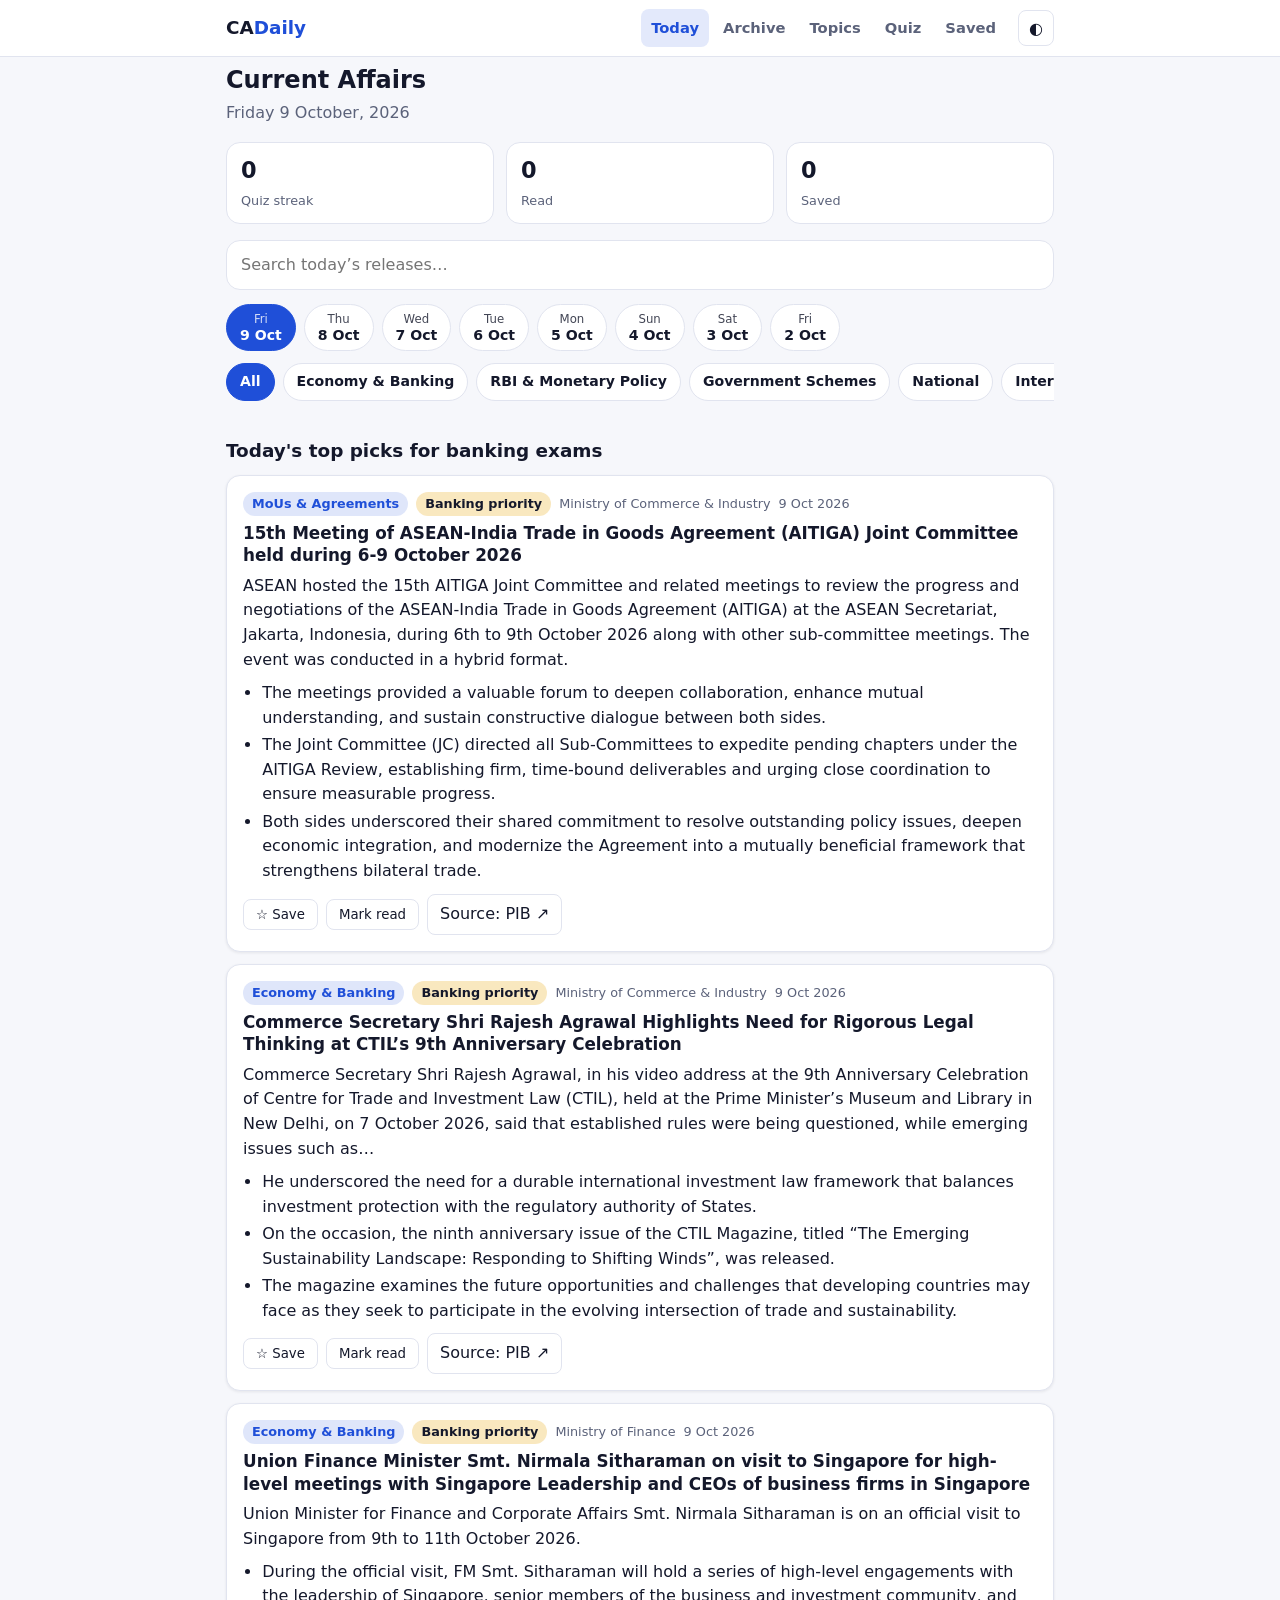
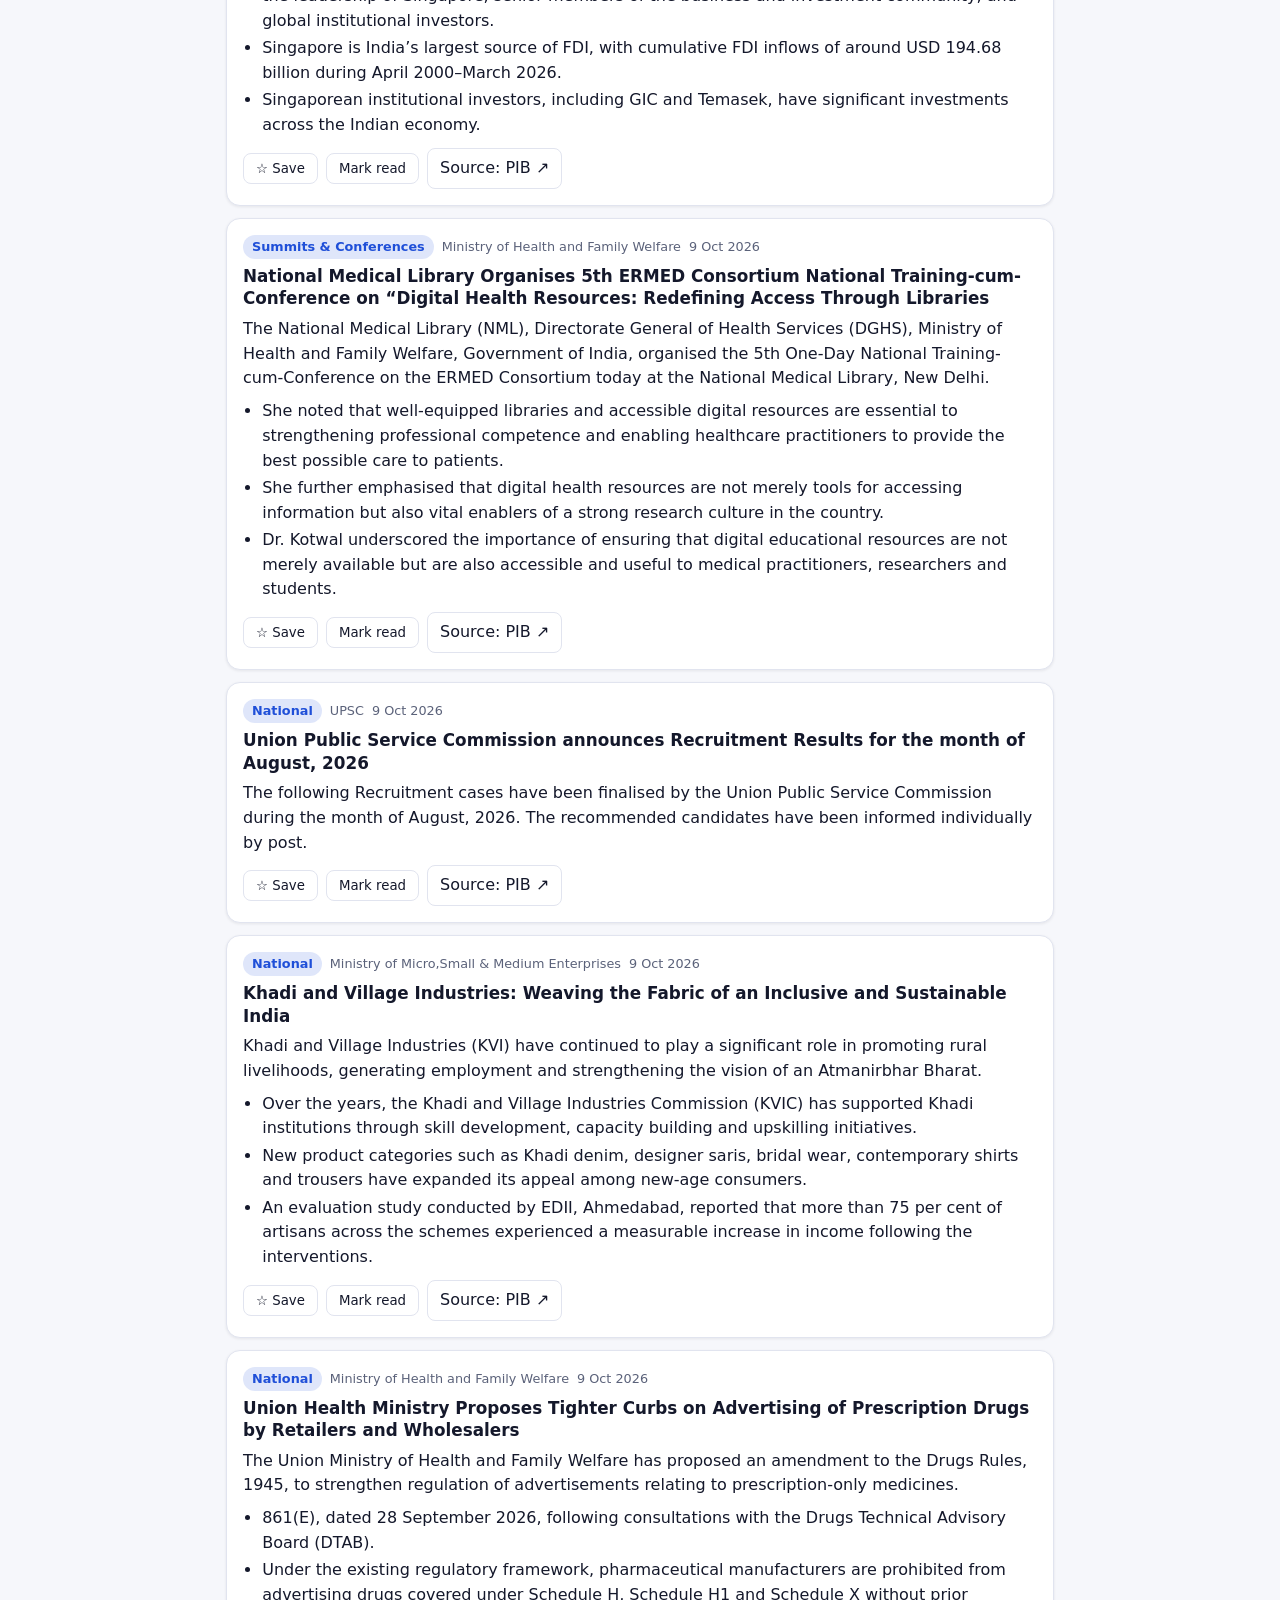
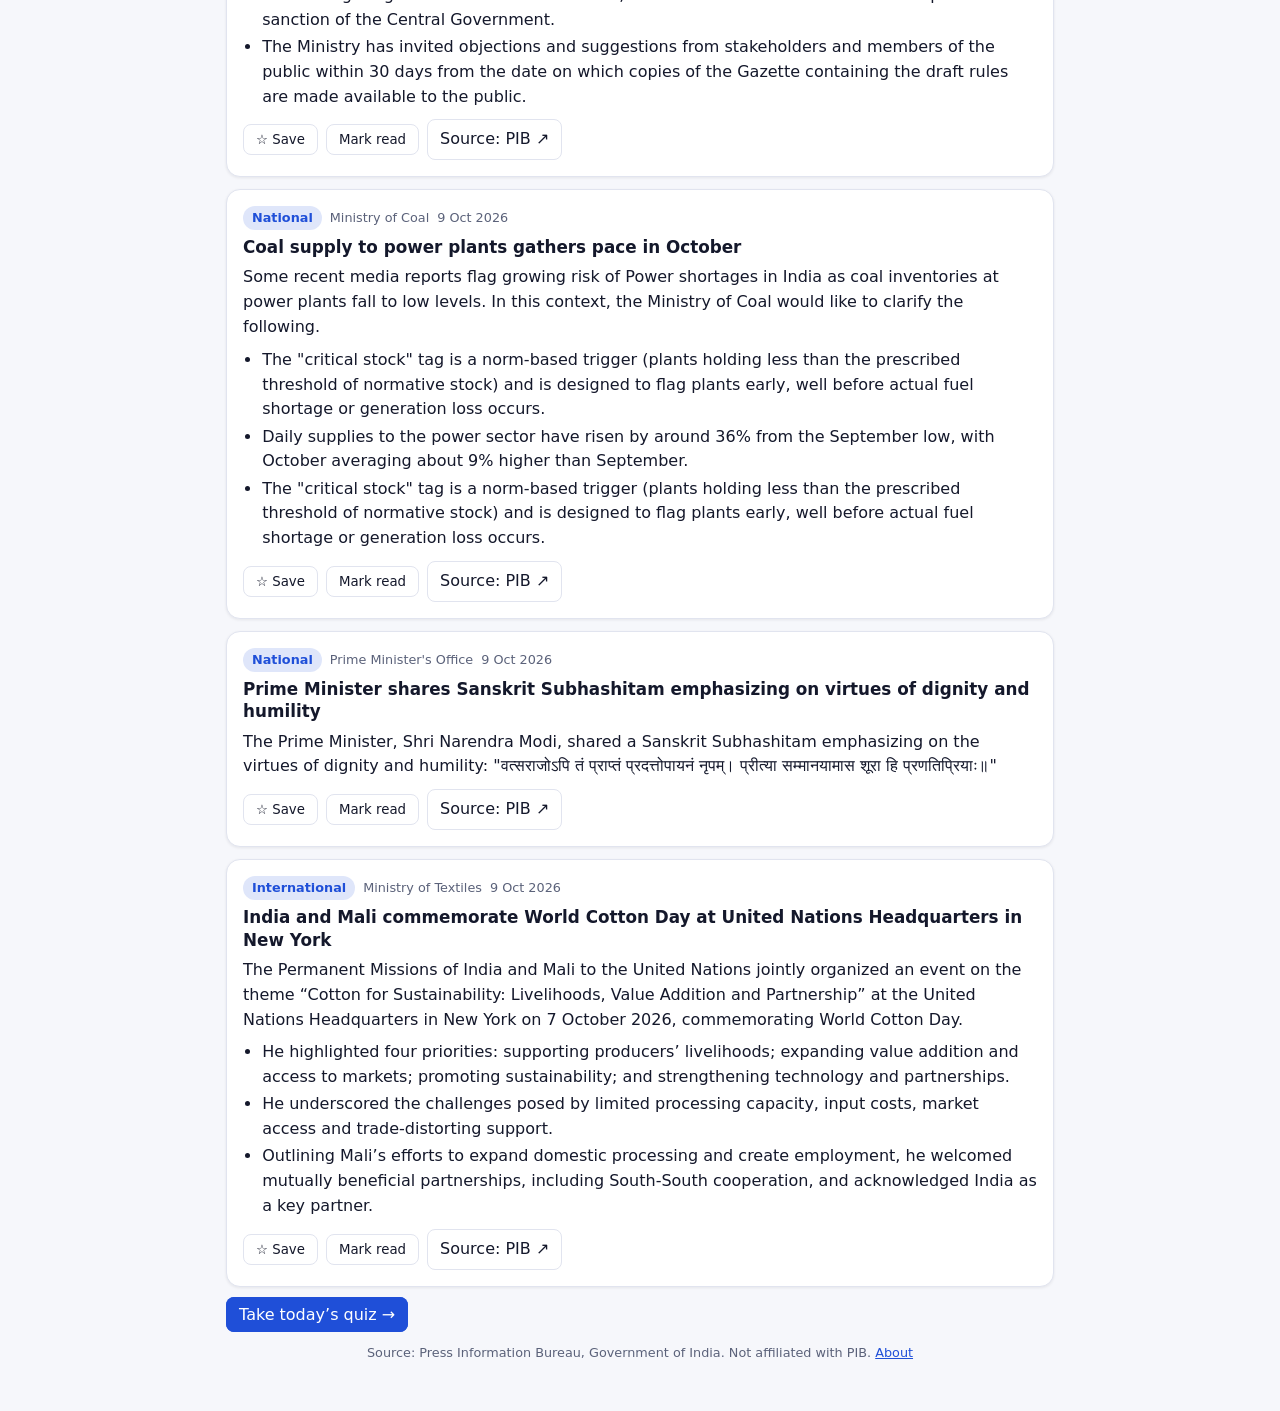
<file: index.html>
<!doctype html>
<html lang="en"><head><meta charset="utf-8"><meta name="viewport" content="width=device-width,initial-scale=1">
<title>CA Daily</title><meta name="description" content="Daily current affairs from PIB, organised for banking exams: IBPS, SBI, RBI Grade B and SSC.">
<link rel="icon" href="assets/favicon.svg">
<link rel="stylesheet" href="assets/css/style.css"></head>
<body data-page="home">
<header class="top"><div class="wrap"><a class="logo" href="index.html">CA<span>Daily</span></a><nav aria-label="Main"><a href="index.html" aria-current="page">Today</a><a href="daily.html">Archive</a><a href="category.html">Topics</a><a href="quiz.html">Quiz</a><a href="bookmarks.html">Saved</a></nav><button class="icon-btn" id="theme" aria-label="Toggle dark mode">◐</button></div></header>
<main class="wrap">
 <h1>Current Affairs</h1><p class="sub" id="today-label"></p>
 <div class="stats"><div class="stat"><b id="streak">0</b><span>Quiz streak</span></div><div class="stat"><b id="readn">0</b><span>Read</span></div><div class="stat"><b id="saved">0</b><span>Saved</span></div></div>
 <input class="search" id="q" type="search" placeholder="Search today’s releases…" aria-label="Search">
 <div class="strip" id="strip" aria-label="Pick a date"></div>
 <div class="chips" id="chips" aria-label="Topics"></div>
 <h2 id="list-title"></h2><div id="list"></div>
 <p><a class="btn primary" href="quiz.html">Take today’s quiz →</a></p>
</main>
<nav class="bottom" aria-label="Quick"><a href="index.html" aria-current="page"><b aria-hidden="true">📰</b>Today</a><a href="category.html"><b aria-hidden="true">🏷️</b>Topics</a><a href="quiz.html"><b aria-hidden="true">🧠</b>Quiz</a><a href="bookmarks.html"><b aria-hidden="true">⭐</b>Saved</a></nav>
<footer>Source: Press Information Bureau, Government of India. Not affiliated with PIB. <a href="about.html">About</a></footer>
<script src="assets/js/app.js"></script>
</body></html>
</file>
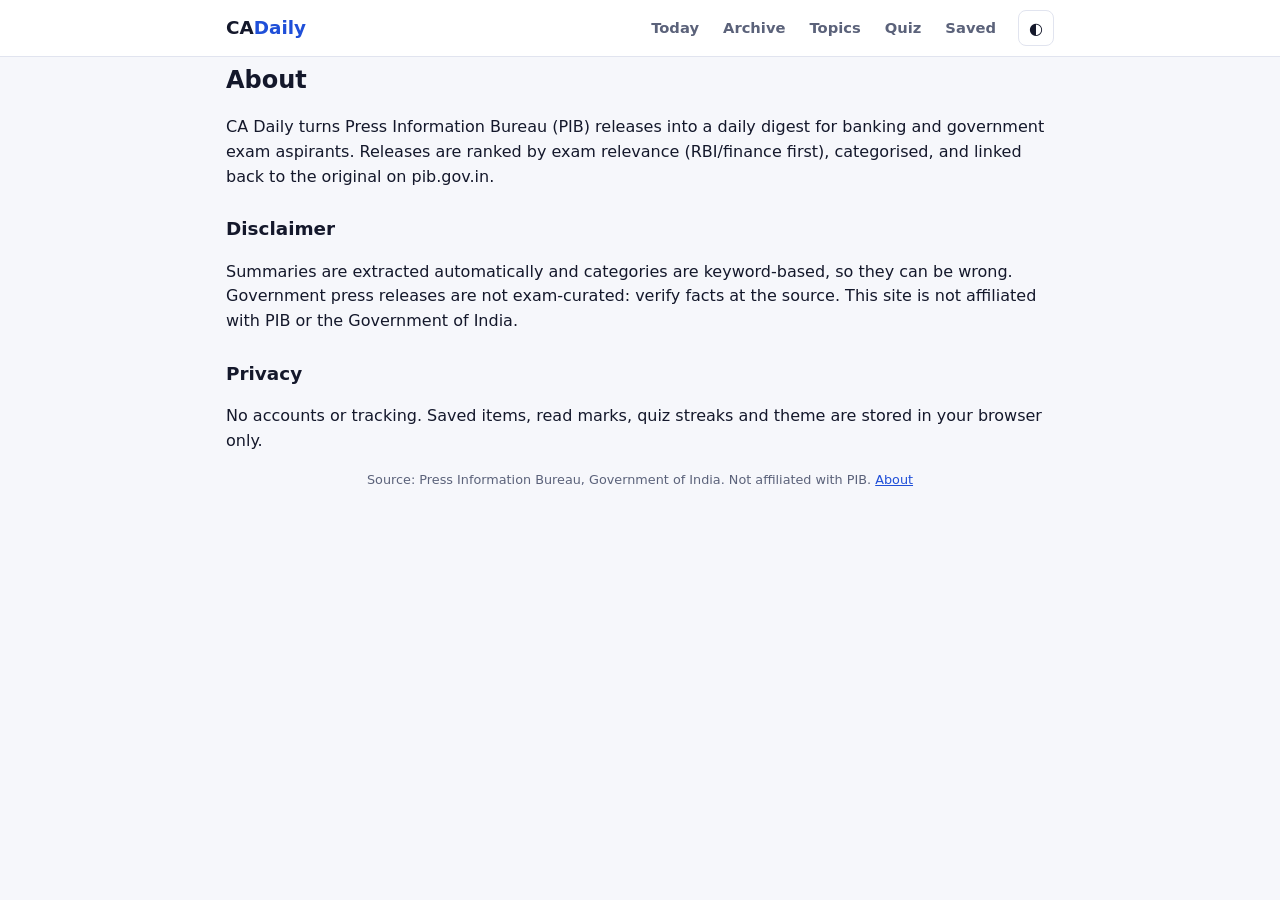
<file: about.html>
<!doctype html>
<html lang="en"><head><meta charset="utf-8"><meta name="viewport" content="width=device-width,initial-scale=1">
<title>About · CA Daily</title><meta name="description" content="Daily current affairs from PIB, organised for banking exams: IBPS, SBI, RBI Grade B and SSC.">
<link rel="icon" href="assets/favicon.svg">
<link rel="stylesheet" href="assets/css/style.css"></head>
<body data-page="about">
<header class="top"><div class="wrap"><a class="logo" href="index.html">CA<span>Daily</span></a><nav aria-label="Main"><a href="index.html">Today</a><a href="daily.html">Archive</a><a href="category.html">Topics</a><a href="quiz.html">Quiz</a><a href="bookmarks.html">Saved</a></nav><button class="icon-btn" id="theme" aria-label="Toggle dark mode">◐</button></div></header>
<main class="wrap">
 <h1>About</h1><p>CA Daily turns Press Information Bureau (PIB) releases into a daily digest for banking and government exam aspirants. Releases are ranked by exam relevance (RBI/finance first), categorised, and linked back to the original on pib.gov.in.</p>
 <h2>Disclaimer</h2><p>Summaries are extracted automatically and categories are keyword-based, so they can be wrong. Government press releases are not exam-curated: verify facts at the source. This site is not affiliated with PIB or the Government of India.</p>
 <h2>Privacy</h2><p>No accounts or tracking. Saved items, read marks, quiz streaks and theme are stored in your browser only.</p>
</main>
<nav class="bottom" aria-label="Quick"><a href="index.html"><b aria-hidden="true">📰</b>Today</a><a href="category.html"><b aria-hidden="true">🏷️</b>Topics</a><a href="quiz.html"><b aria-hidden="true">🧠</b>Quiz</a><a href="bookmarks.html"><b aria-hidden="true">⭐</b>Saved</a></nav>
<footer>Source: Press Information Bureau, Government of India. Not affiliated with PIB. <a href="about.html">About</a></footer>
<script src="assets/js/app.js"></script>
</body></html>
</file>
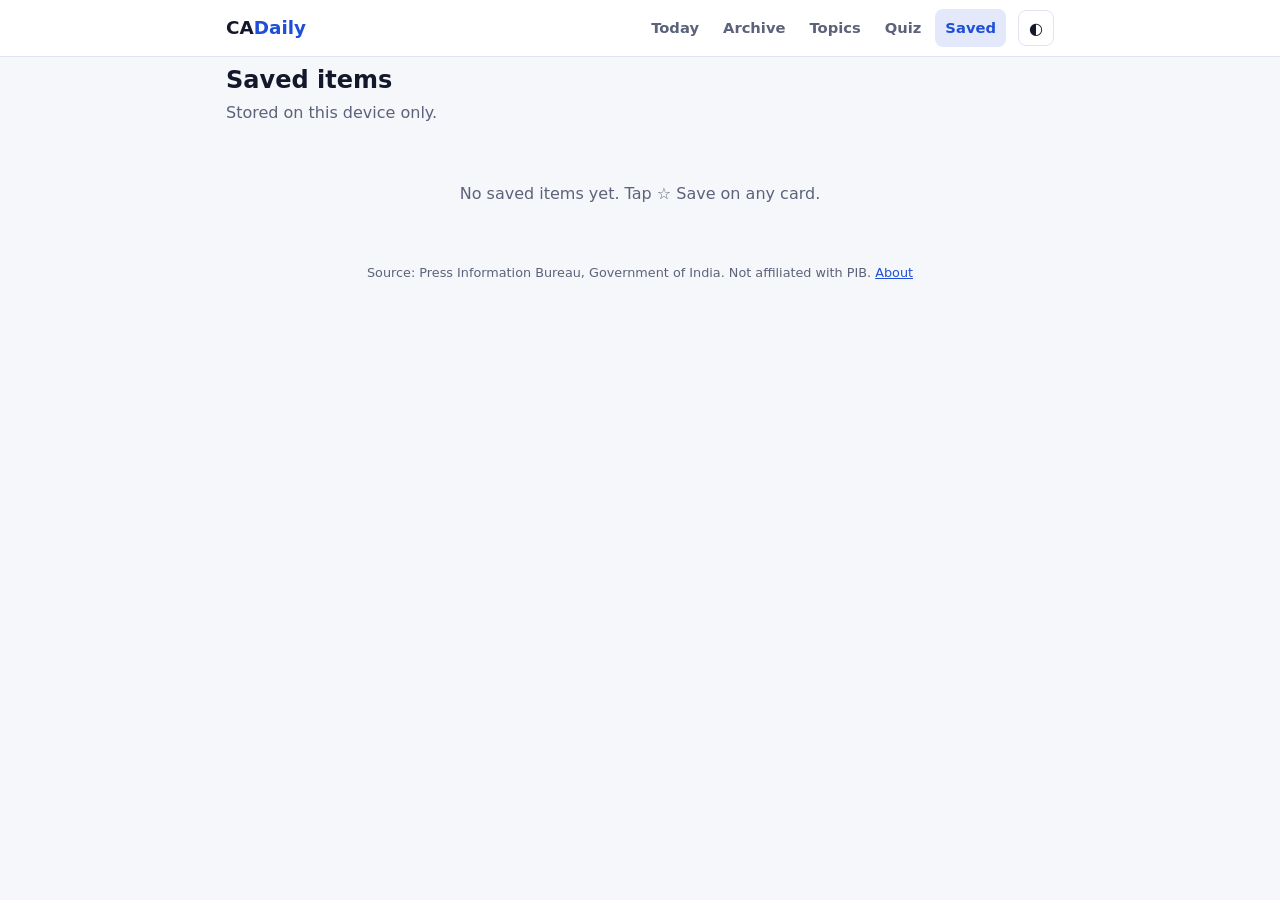
<file: bookmarks.html>
<!doctype html>
<html lang="en"><head><meta charset="utf-8"><meta name="viewport" content="width=device-width,initial-scale=1">
<title>Saved · CA Daily</title><meta name="description" content="Daily current affairs from PIB, organised for banking exams: IBPS, SBI, RBI Grade B and SSC.">
<link rel="icon" href="assets/favicon.svg">
<link rel="stylesheet" href="assets/css/style.css"></head>
<body data-page="bookmarks">
<header class="top"><div class="wrap"><a class="logo" href="index.html">CA<span>Daily</span></a><nav aria-label="Main"><a href="index.html">Today</a><a href="daily.html">Archive</a><a href="category.html">Topics</a><a href="quiz.html">Quiz</a><a href="bookmarks.html" aria-current="page">Saved</a></nav><button class="icon-btn" id="theme" aria-label="Toggle dark mode">◐</button></div></header>
<main class="wrap">
 <h1>Saved items</h1><p class="sub">Stored on this device only.</p><div id="list"></div>
</main>
<nav class="bottom" aria-label="Quick"><a href="index.html"><b aria-hidden="true">📰</b>Today</a><a href="category.html"><b aria-hidden="true">🏷️</b>Topics</a><a href="quiz.html"><b aria-hidden="true">🧠</b>Quiz</a><a href="bookmarks.html" aria-current="page"><b aria-hidden="true">⭐</b>Saved</a></nav>
<footer>Source: Press Information Bureau, Government of India. Not affiliated with PIB. <a href="about.html">About</a></footer>
<script src="assets/js/app.js"></script>
</body></html>
</file>
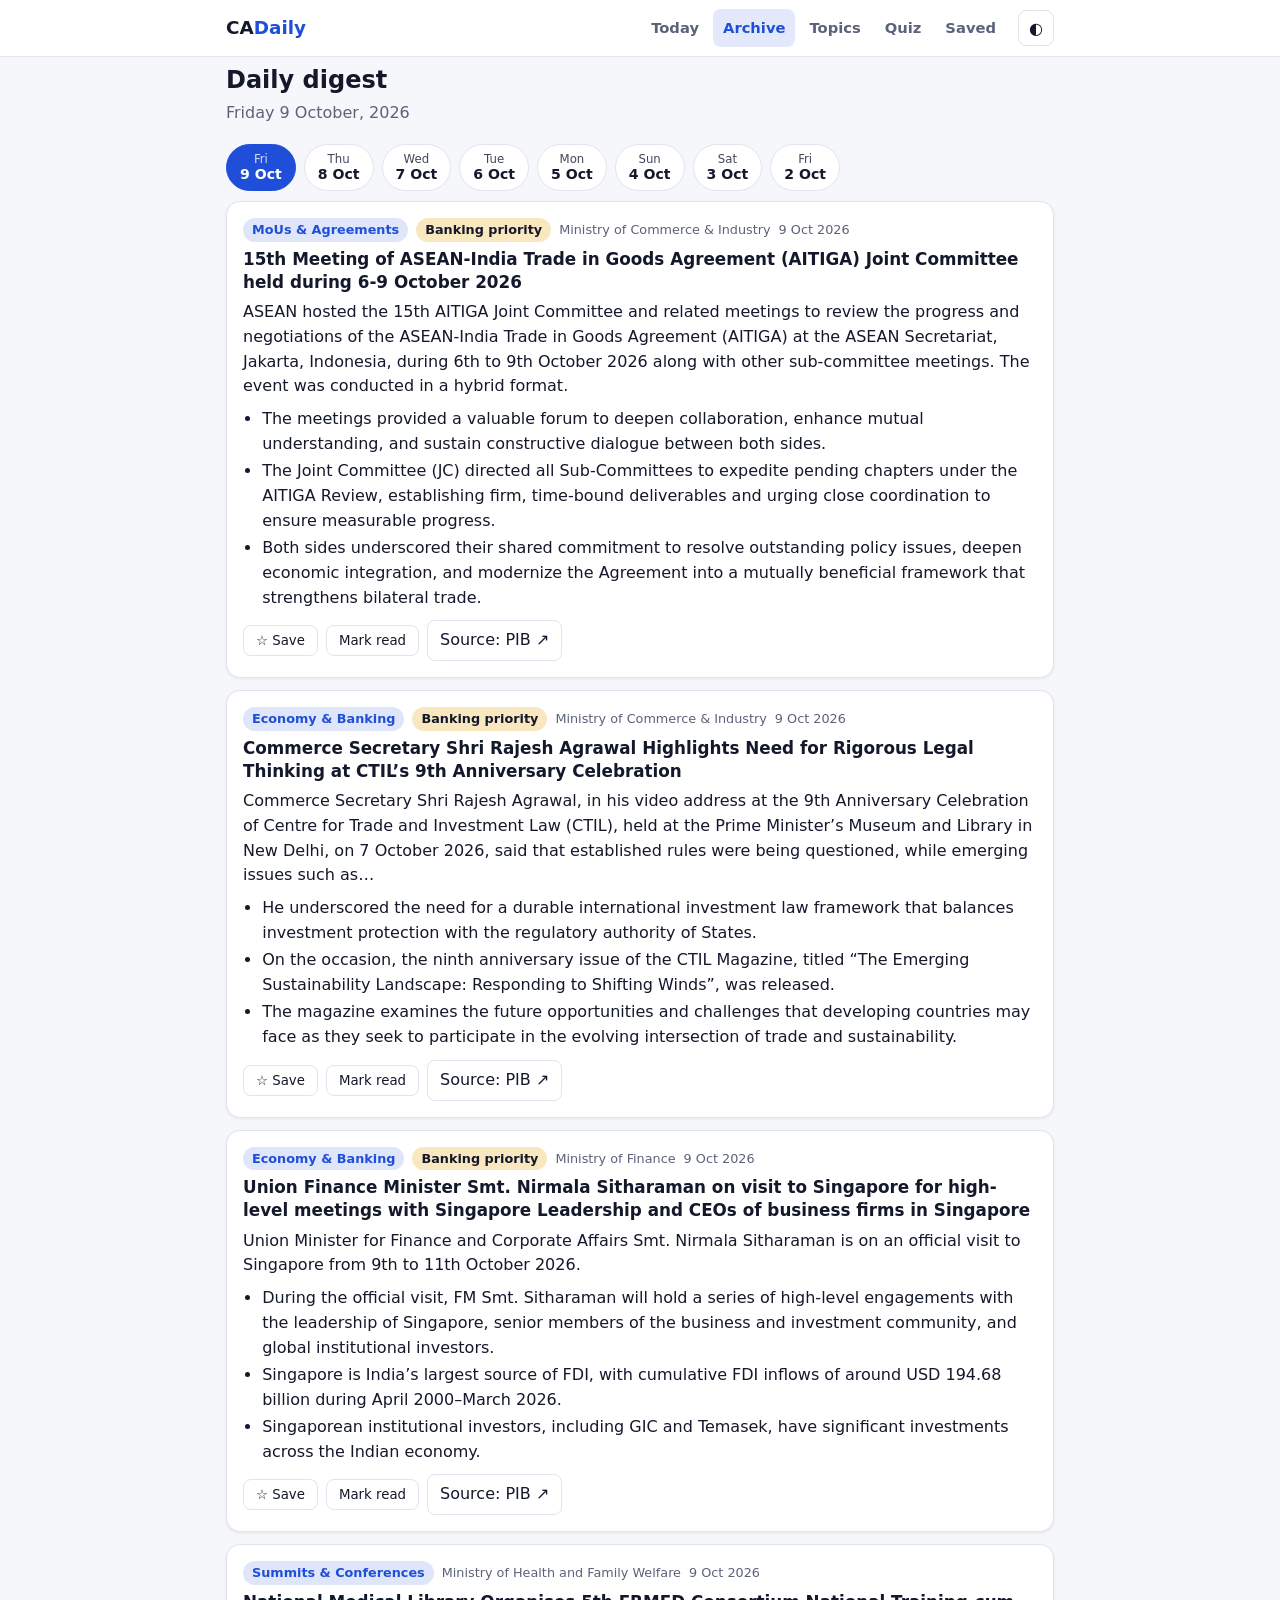
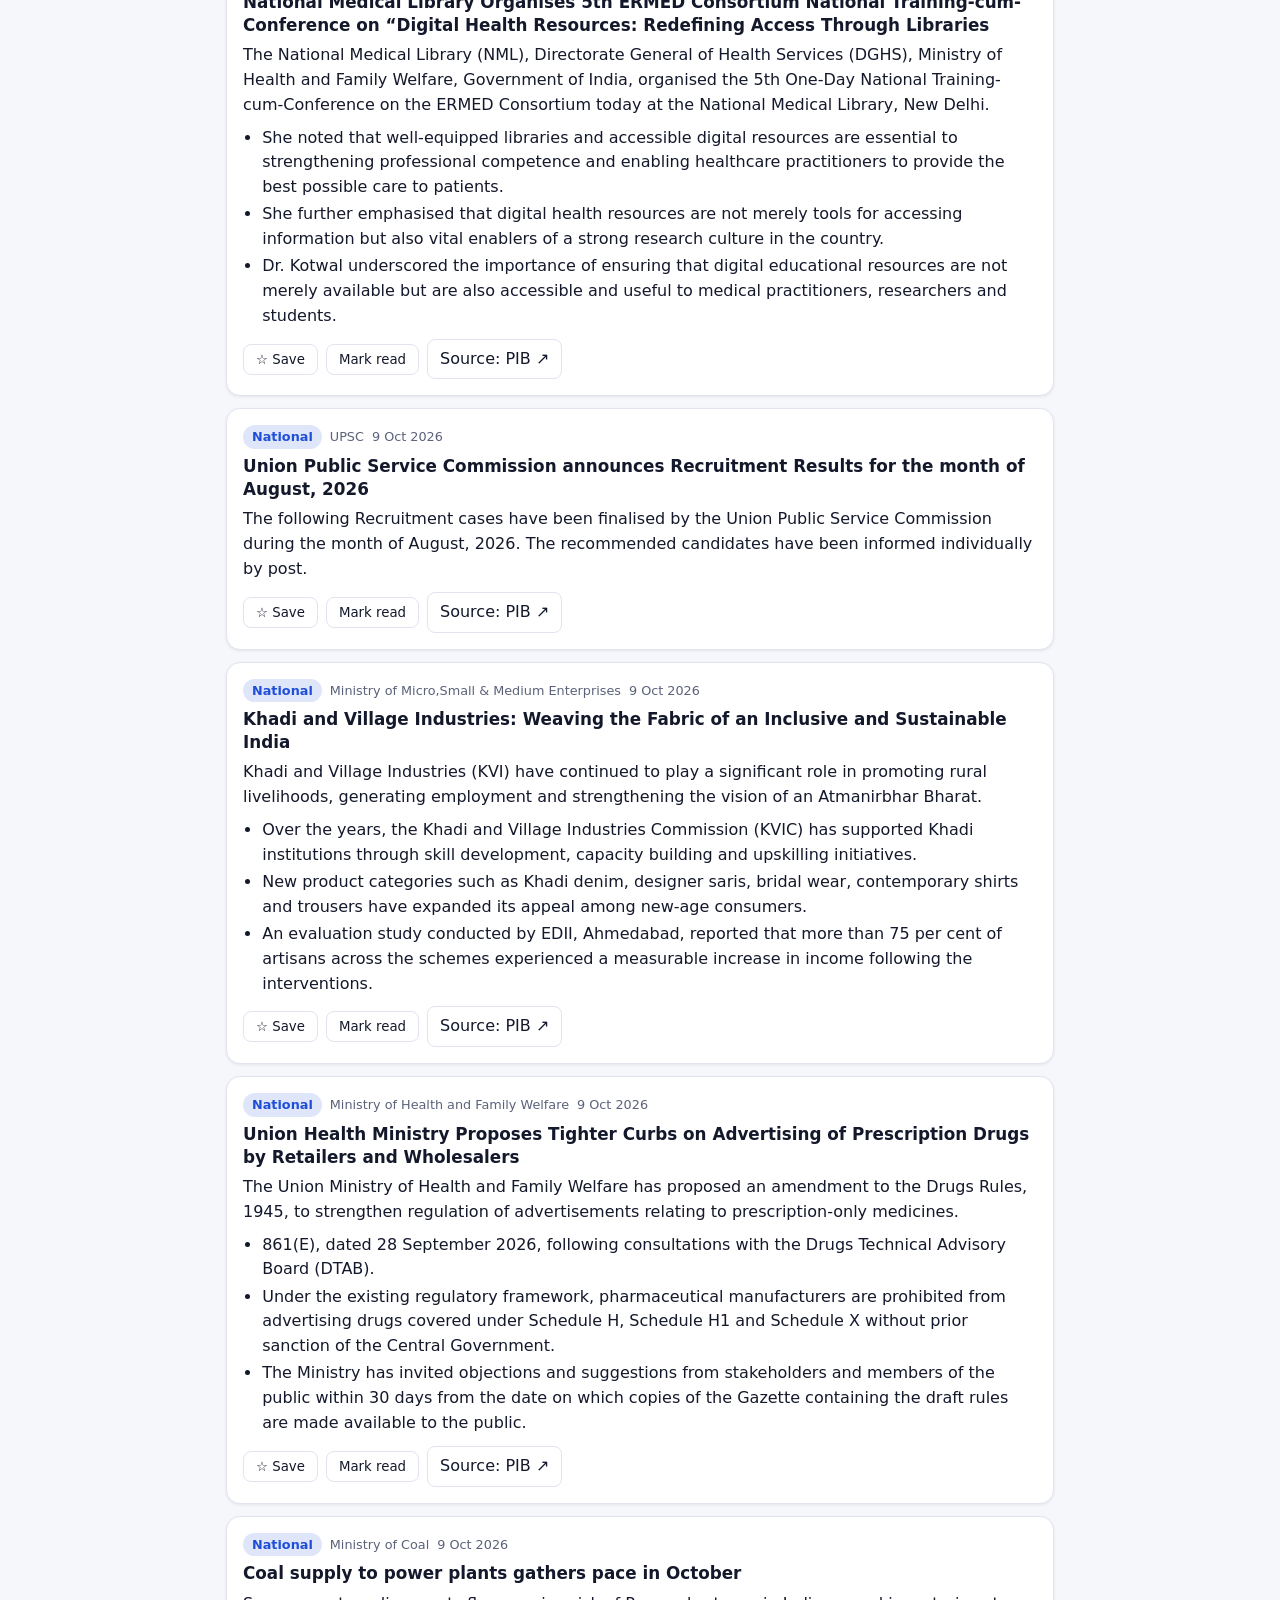
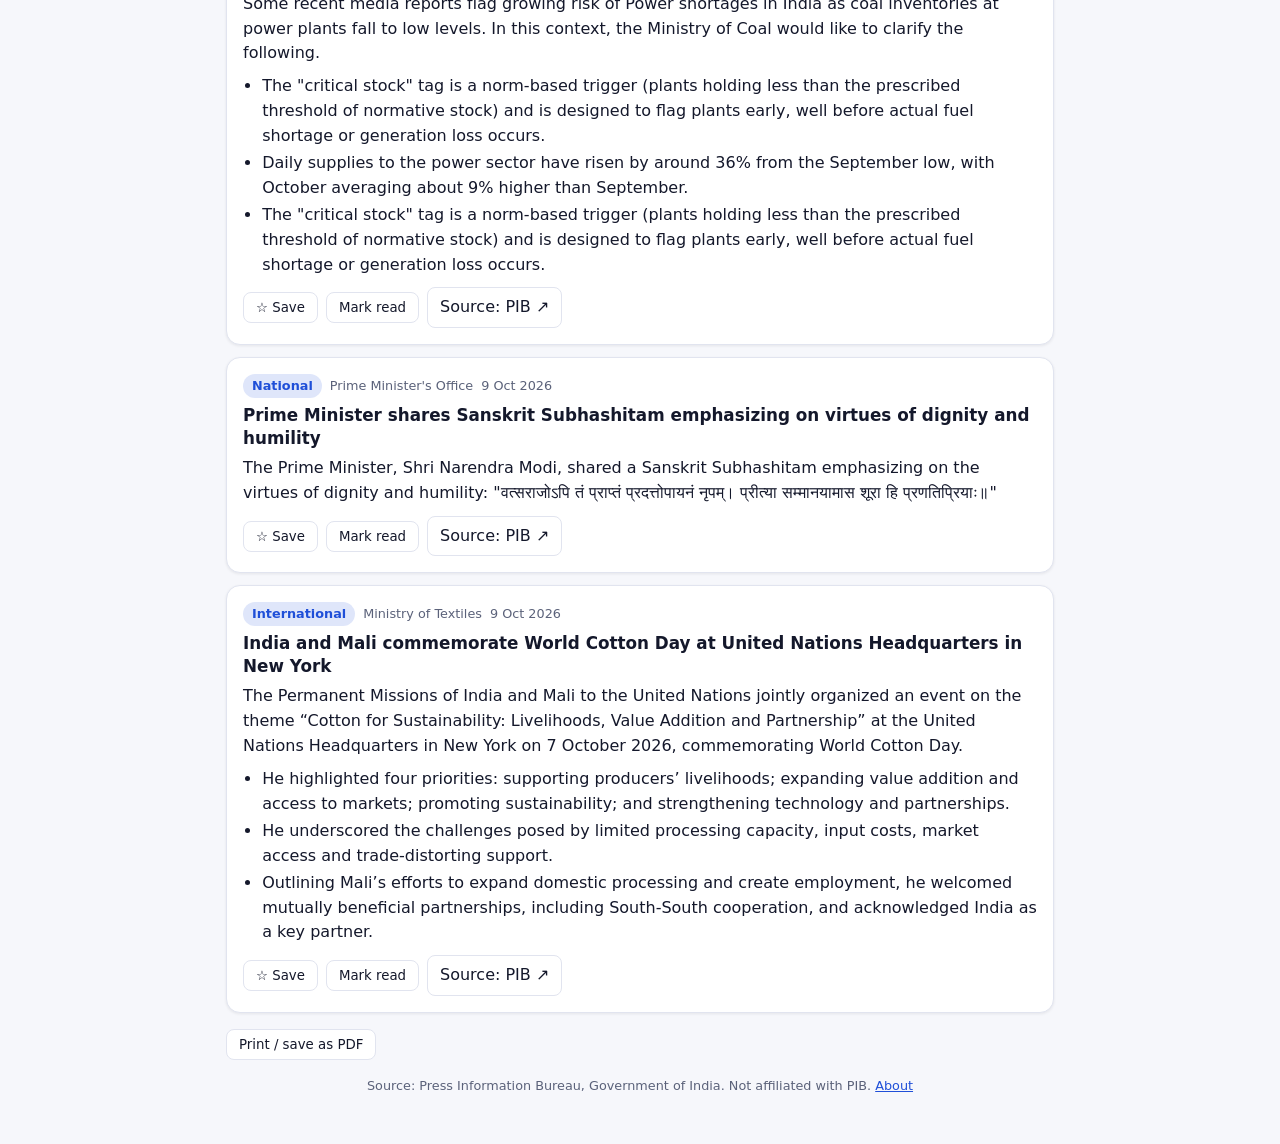
<file: daily.html>
<!doctype html>
<html lang="en"><head><meta charset="utf-8"><meta name="viewport" content="width=device-width,initial-scale=1">
<title>Daily Digest · CA Daily</title><meta name="description" content="Daily current affairs from PIB, organised for banking exams: IBPS, SBI, RBI Grade B and SSC.">
<link rel="icon" href="assets/favicon.svg">
<link rel="stylesheet" href="assets/css/style.css"></head>
<body data-page="daily">
<header class="top"><div class="wrap"><a class="logo" href="index.html">CA<span>Daily</span></a><nav aria-label="Main"><a href="index.html">Today</a><a href="daily.html" aria-current="page">Archive</a><a href="category.html">Topics</a><a href="quiz.html">Quiz</a><a href="bookmarks.html">Saved</a></nav><button class="icon-btn" id="theme" aria-label="Toggle dark mode">◐</button></div></header>
<main class="wrap">
 <h1>Daily digest</h1><p class="sub" id="day-label"></p>
 <div class="strip" id="strip"></div><div id="list"></div><p><button class="btn" onclick="print()">Print / save as PDF</button></p>
</main>
<nav class="bottom" aria-label="Quick"><a href="index.html"><b aria-hidden="true">📰</b>Today</a><a href="category.html"><b aria-hidden="true">🏷️</b>Topics</a><a href="quiz.html"><b aria-hidden="true">🧠</b>Quiz</a><a href="bookmarks.html"><b aria-hidden="true">⭐</b>Saved</a></nav>
<footer>Source: Press Information Bureau, Government of India. Not affiliated with PIB. <a href="about.html">About</a></footer>
<script src="assets/js/app.js"></script>
</body></html>
</file>
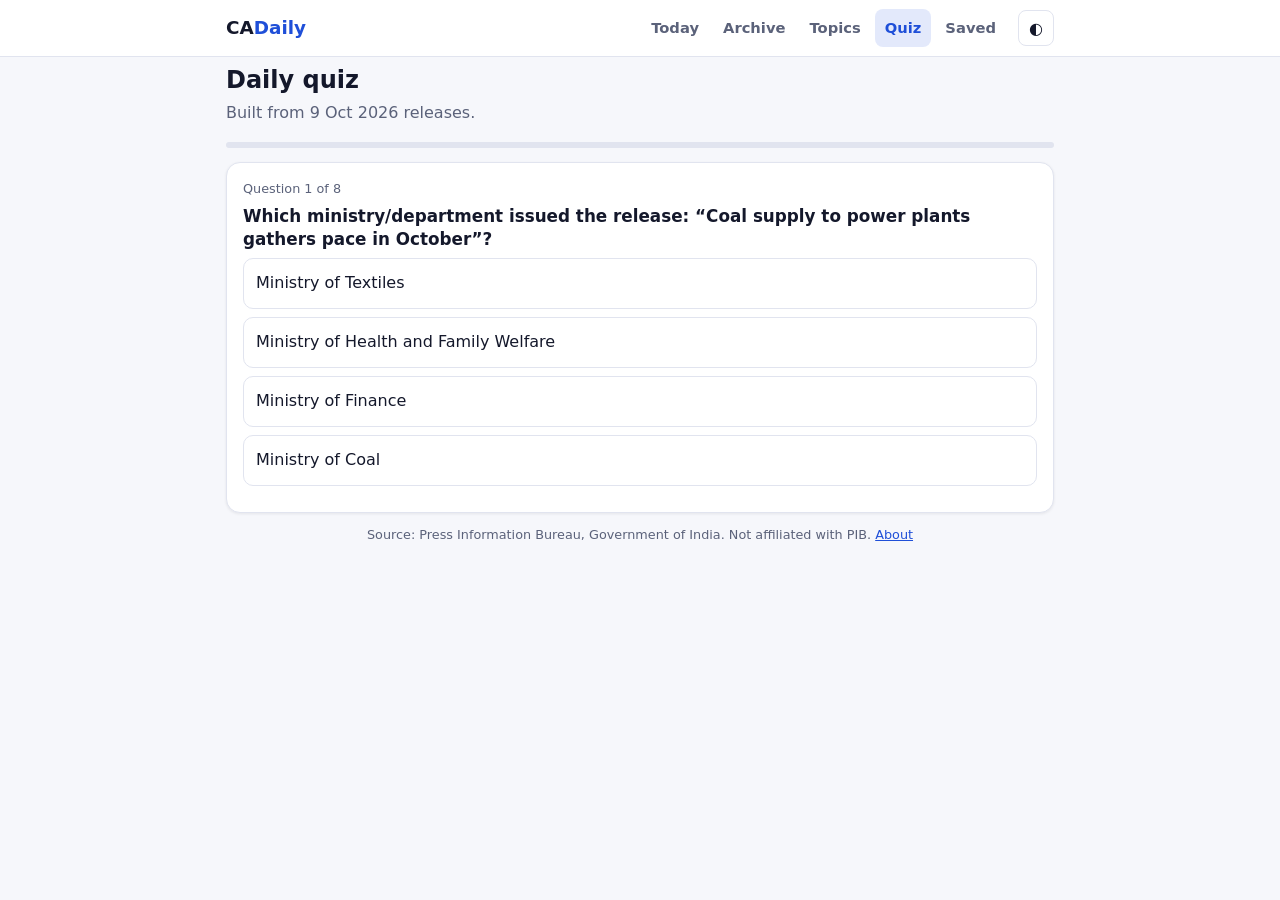
<file: quiz.html>
<!doctype html>
<html lang="en"><head><meta charset="utf-8"><meta name="viewport" content="width=device-width,initial-scale=1">
<title>Daily Quiz · CA Daily</title><meta name="description" content="Daily current affairs from PIB, organised for banking exams: IBPS, SBI, RBI Grade B and SSC.">
<link rel="icon" href="assets/favicon.svg">
<link rel="stylesheet" href="assets/css/style.css"></head>
<body data-page="quiz">
<header class="top"><div class="wrap"><a class="logo" href="index.html">CA<span>Daily</span></a><nav aria-label="Main"><a href="index.html">Today</a><a href="daily.html">Archive</a><a href="category.html">Topics</a><a href="quiz.html" aria-current="page">Quiz</a><a href="bookmarks.html">Saved</a></nav><button class="icon-btn" id="theme" aria-label="Toggle dark mode">◐</button></div></header>
<main class="wrap">
 <h1>Daily quiz</h1><p class="sub">Built from <span id="qdate"></span> releases.</p><div id="quiz" aria-live="polite"></div>
</main>
<nav class="bottom" aria-label="Quick"><a href="index.html"><b aria-hidden="true">📰</b>Today</a><a href="category.html"><b aria-hidden="true">🏷️</b>Topics</a><a href="quiz.html" aria-current="page"><b aria-hidden="true">🧠</b>Quiz</a><a href="bookmarks.html"><b aria-hidden="true">⭐</b>Saved</a></nav>
<footer>Source: Press Information Bureau, Government of India. Not affiliated with PIB. <a href="about.html">About</a></footer>
<script src="assets/js/app.js"></script>
<script src="assets/js/quiz.js"></script>
</body></html>
</file>
<file: assets/css/style.css>
:root{--bg:#f6f7fb;--surface:#fff;--text:#14182b;--muted:#5b627a;--border:#e1e4ef;--brand:#1f4fd8;--brand-ink:#fff;--accent:#e8a200;--ok:#12805c;--bad:#c62828;--radius:14px;--shadow:0 1px 3px rgba(20,24,43,.08)}
@media(prefers-color-scheme:dark){:root:not([data-theme=light]){--bg:#0f1220;--surface:#181c2f;--text:#eceefa;--muted:#9aa1bd;--border:#2a3050;--brand:#6c8cff;--brand-ink:#0b1030;--accent:#f2b83a;--ok:#4cc79a;--bad:#ff7b7b;--shadow:none}}
:root[data-theme=dark]{--bg:#0f1220;--surface:#181c2f;--text:#eceefa;--muted:#9aa1bd;--border:#2a3050;--brand:#6c8cff;--brand-ink:#0b1030;--accent:#f2b83a;--ok:#4cc79a;--bad:#ff7b7b;--shadow:none}
*{box-sizing:border-box}html{-webkit-text-size-adjust:100%}
body{margin:0;background:var(--bg);color:var(--text);font:16px/1.55 system-ui,-apple-system,"Segoe UI",Roboto,sans-serif;padding-bottom:72px}
a{color:var(--brand)}:focus-visible{outline:3px solid var(--accent);outline-offset:2px}
.wrap{max-width:860px;margin:0 auto;padding:0 16px}
header.top{position:sticky;top:0;z-index:10;background:var(--surface);border-bottom:1px solid var(--border)}
.top .wrap{display:flex;align-items:center;gap:12px;height:56px}
.logo{font-weight:800;font-size:1.15rem;text-decoration:none;color:var(--text)}.logo span{color:var(--brand)}
.top nav{margin-left:auto;display:flex;gap:4px}
.top nav a{padding:8px 10px;border-radius:8px;text-decoration:none;color:var(--muted);font-weight:600;font-size:.92rem}
.top nav a[aria-current=page]{color:var(--brand);background:color-mix(in srgb,var(--brand) 12%,transparent)}
.icon-btn{border:1px solid var(--border);background:var(--surface);color:var(--text);border-radius:8px;width:36px;height:36px;cursor:pointer;font-size:1rem}
.bottom{position:fixed;bottom:0;left:0;right:0;background:var(--surface);border-top:1px solid var(--border);display:none;z-index:10}
.bottom a{flex:1;text-align:center;padding:10px 4px;text-decoration:none;color:var(--muted);font-size:.75rem;font-weight:600}
.bottom a b{display:block;font-size:1.2rem}.bottom a[aria-current=page]{color:var(--brand)}
@media(max-width:640px){.top nav{display:none}.bottom{display:flex}.top .wrap{justify-content:space-between}}
@media(min-width:641px){body{padding-bottom:24px}}
main{padding:20px 0 32px}h1{font-size:1.5rem;margin:.2em 0 .1em}h2{font-size:1.15rem;margin:1.4em 0 .5em}
.sub{color:var(--muted);margin:0 0 16px}
.banner{background:color-mix(in srgb,var(--accent) 18%,var(--surface));border:1px solid var(--accent);border-radius:10px;padding:10px 14px;margin-bottom:16px;font-size:.9rem}
.search{width:100%;padding:12px 14px;border:1px solid var(--border);border-radius:var(--radius);background:var(--surface);color:var(--text);font:inherit;margin-bottom:12px}
.strip,.chips{display:flex;gap:8px;overflow-x:auto;padding:2px 0 10px;scrollbar-width:thin}
.chip{flex:none;padding:7px 13px;border:1px solid var(--border);border-radius:999px;background:var(--surface);color:var(--text);text-decoration:none;font-size:.88rem;font-weight:600;cursor:pointer;font-family:inherit}
.chip[aria-pressed=true],.chip[aria-current=true]{background:var(--brand);color:var(--brand-ink);border-color:var(--brand)}
.date-chip{text-align:center;line-height:1.2;min-width:58px}.date-chip small{display:block;font-weight:500;opacity:.8}
.card{background:var(--surface);border:1px solid var(--border);border-radius:var(--radius);padding:16px;margin-bottom:12px;box-shadow:var(--shadow)}
.card.read{opacity:.65}
.meta{display:flex;flex-wrap:wrap;gap:8px;align-items:center;font-size:.8rem;color:var(--muted);margin-bottom:6px}
.badge{background:color-mix(in srgb,var(--brand) 14%,transparent);color:var(--brand);padding:2px 9px;border-radius:999px;font-weight:700}
.badge.hot{background:color-mix(in srgb,var(--accent) 25%,transparent);color:var(--text)}
.card h3{margin:.1em 0 .4em;font-size:1.05rem;line-height:1.35}.card p{margin:.3em 0}
.facts{margin:.5em 0;padding-left:1.2em;color:var(--text)}.facts li{margin:.15em 0}
.why{font-size:.9rem;color:var(--muted)}
.actions{display:flex;gap:8px;flex-wrap:wrap;margin-top:10px;align-items:center}
.btn{border:1px solid var(--border);background:var(--surface);color:var(--text);padding:7px 12px;border-radius:8px;font:600 .85rem inherit;font-family:inherit;cursor:pointer;text-decoration:none}
.btn.primary{background:var(--brand);color:var(--brand-ink);border-color:var(--brand)}.btn[aria-pressed=true]{border-color:var(--accent);background:color-mix(in srgb,var(--accent) 20%,transparent)}
.grid{display:grid;gap:12px;grid-template-columns:repeat(auto-fill,minmax(150px,1fr))}
.tile{background:var(--surface);border:1px solid var(--border);border-radius:var(--radius);padding:14px;text-decoration:none;color:var(--text);font-weight:700}.tile small{display:block;color:var(--muted);font-weight:500}
.stats{display:flex;gap:12px;margin-bottom:16px}.stat{flex:1;background:var(--surface);border:1px solid var(--border);border-radius:var(--radius);padding:10px 14px}.stat b{display:block;font-size:1.4rem}.stat span{color:var(--muted);font-size:.8rem}
.opt{display:block;width:100%;text-align:left;margin:8px 0;padding:12px;border:1px solid var(--border);border-radius:10px;background:var(--surface);color:var(--text);font:inherit;cursor:pointer}
.opt.right{border-color:var(--ok);background:color-mix(in srgb,var(--ok) 15%,transparent)}.opt.wrong{border-color:var(--bad);background:color-mix(in srgb,var(--bad) 15%,transparent)}
.progress{height:6px;background:var(--border);border-radius:99px;overflow:hidden;margin-bottom:14px}.progress i{display:block;height:100%;background:var(--brand)}
.empty{text-align:center;color:var(--muted);padding:40px 0}
footer{color:var(--muted);font-size:.8rem;text-align:center;padding:0 16px 24px}
@media print{header.top,.bottom,.chips,.strip,.search,.actions,.icon-btn,footer{display:none!important}body{background:#fff;color:#000;padding:0}.card{box-shadow:none;break-inside:avoid}}
</file>
